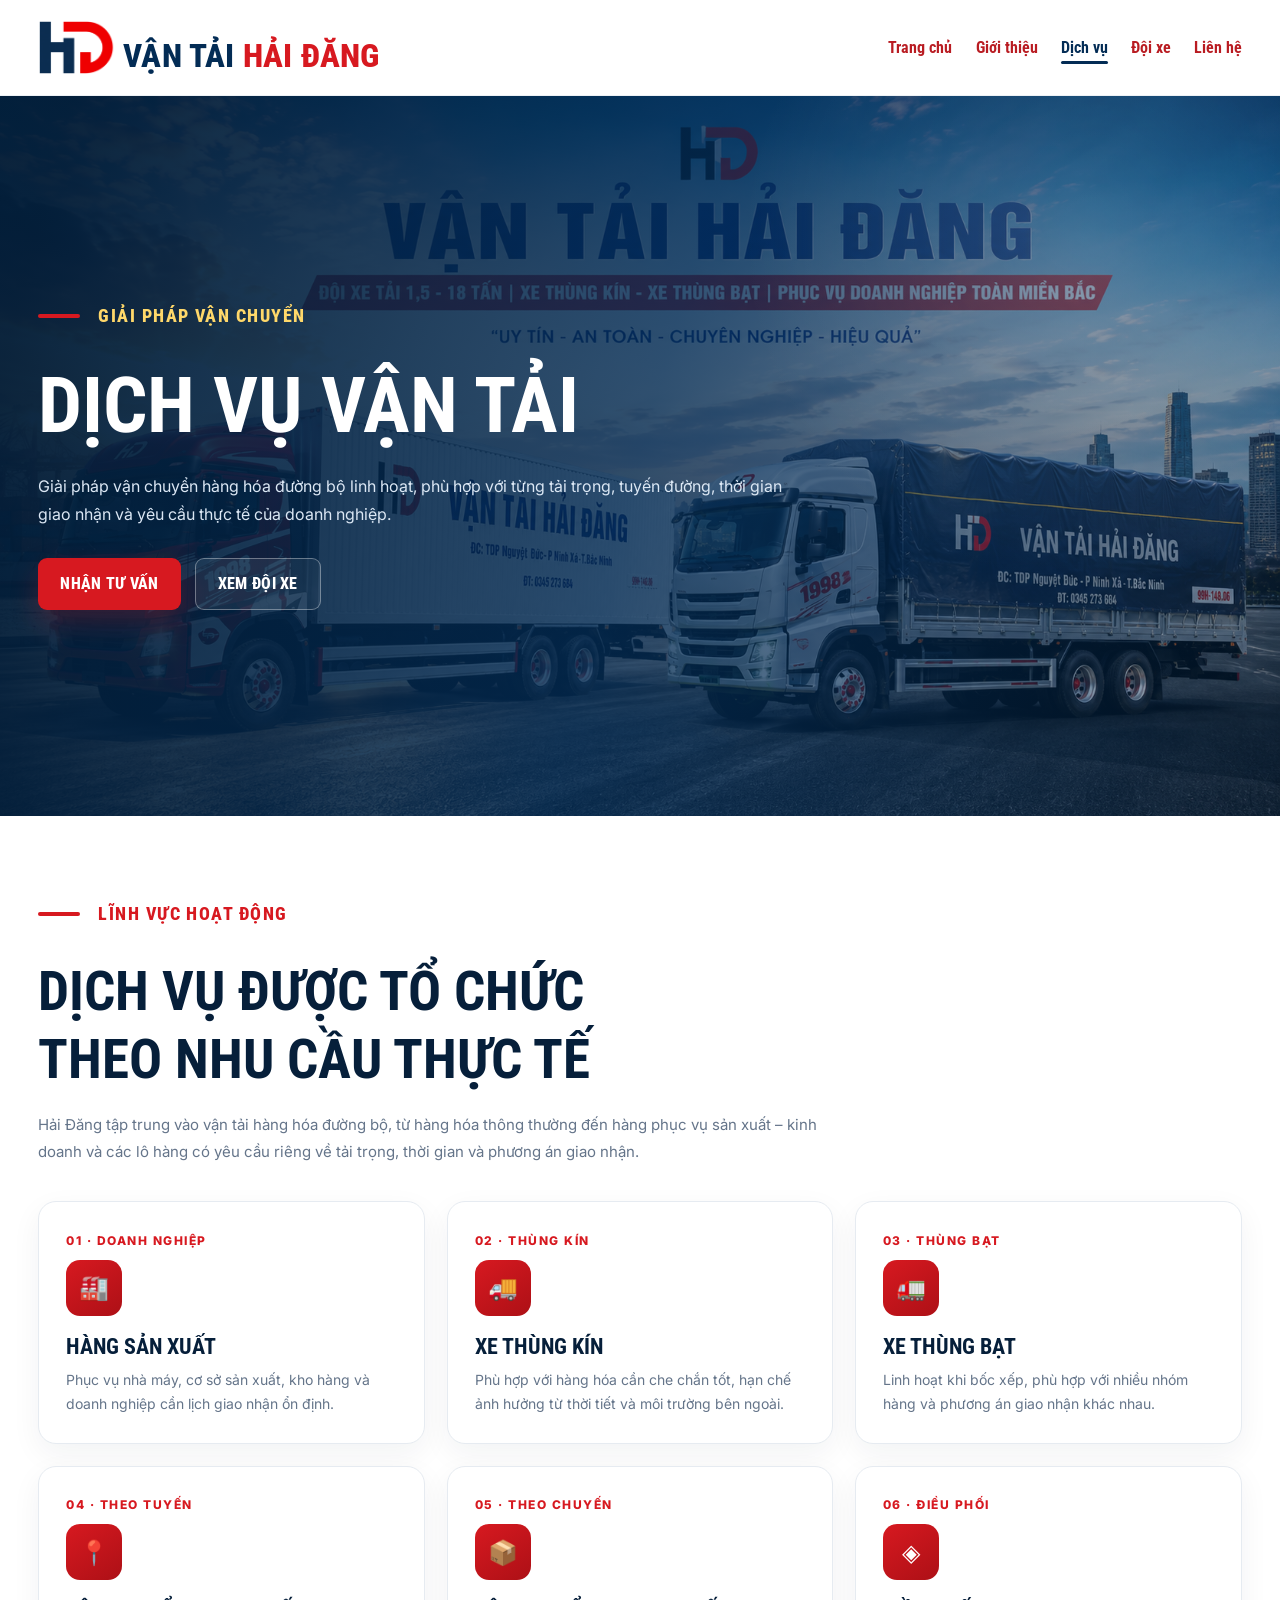
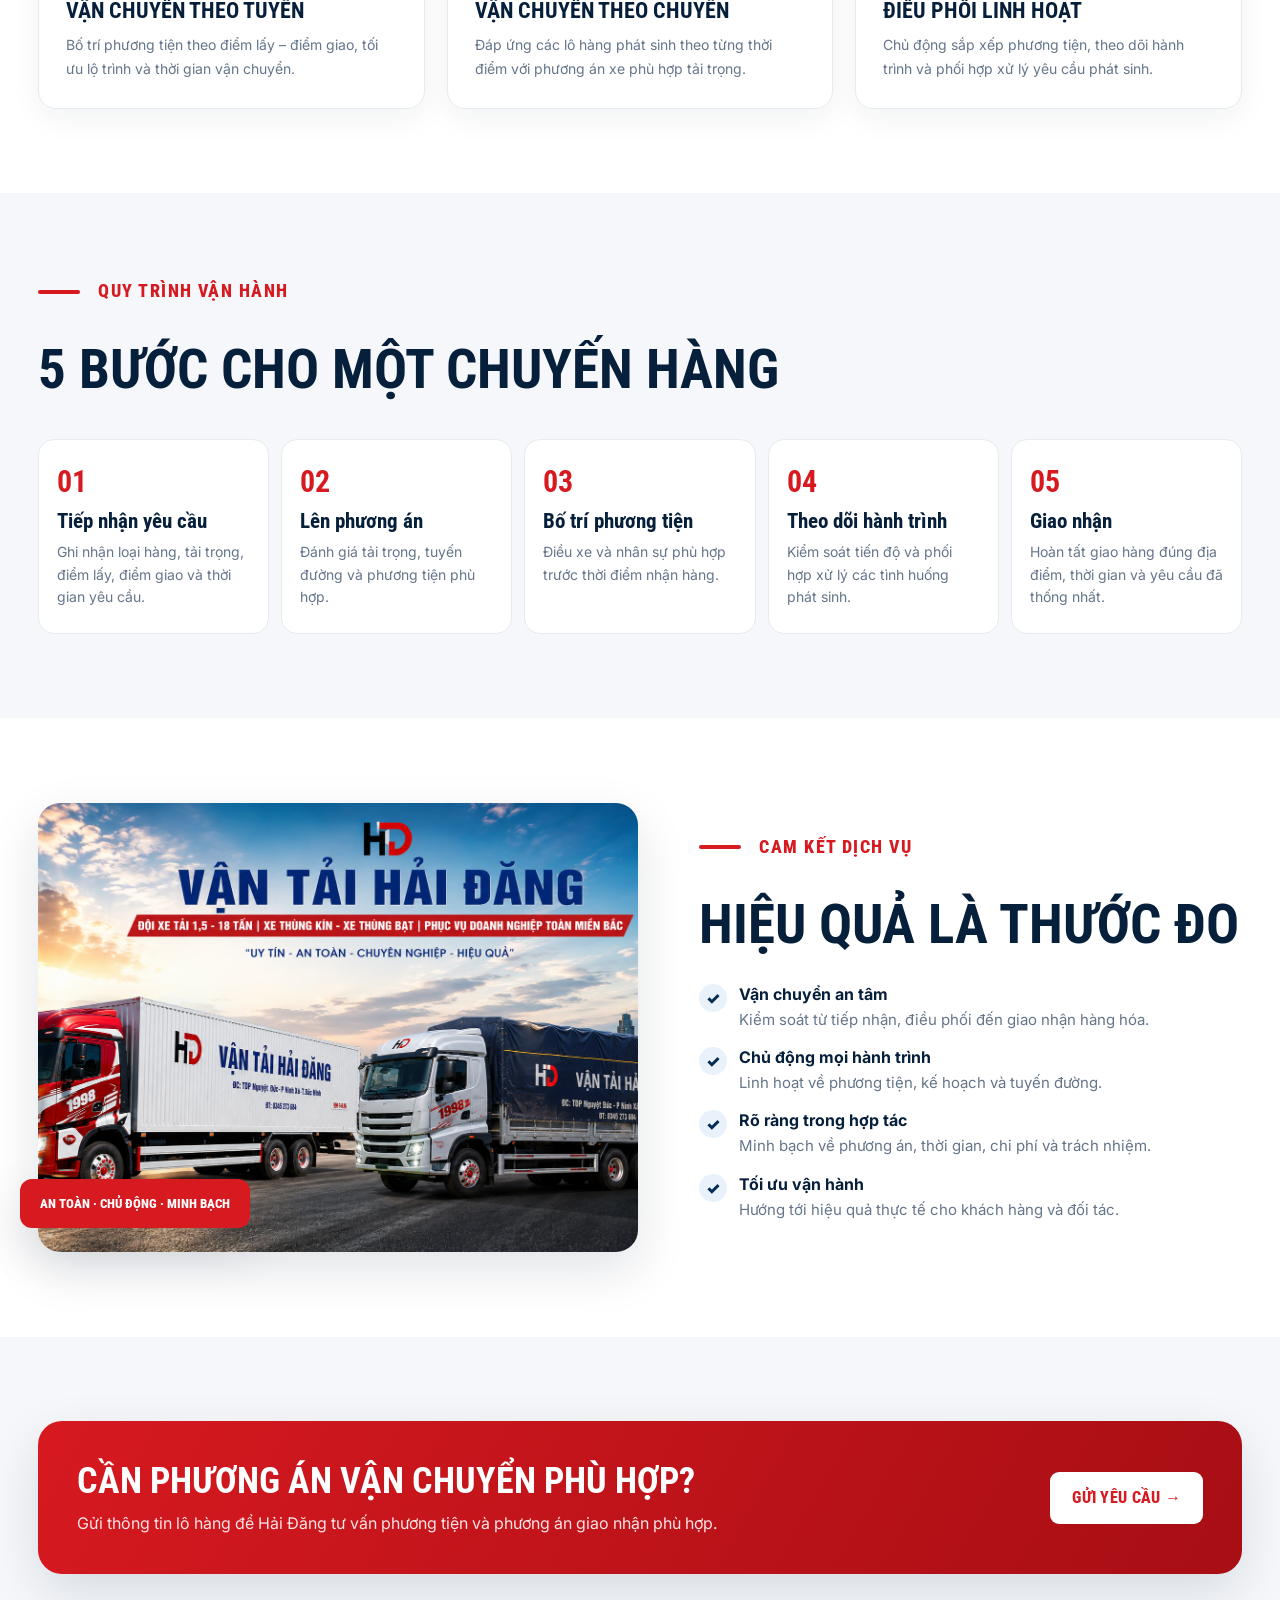
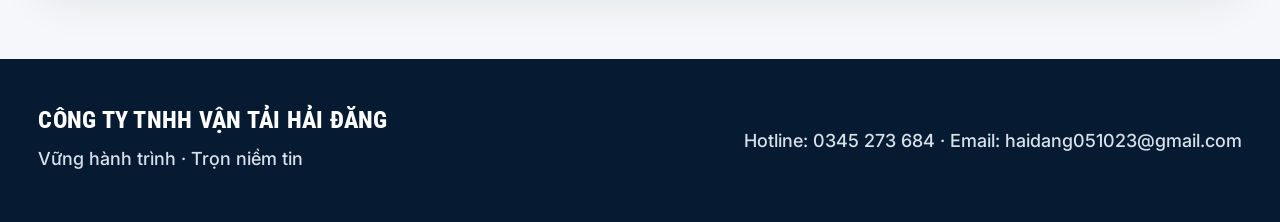
<file: dichvu.html>
<!DOCTYPE html>
<html lang="vi">
<head>
<meta charset="UTF-8"><meta name="viewport" content="width=device-width,initial-scale=1">
<title>Dịch vụ | Vận Tải Hải Đăng</title>
<meta name="description" content="Dịch vụ vận tải hàng hóa đường bộ, xe thùng kín, xe thùng bạt và điều phối vận chuyển của Vận Tải Hải Đăng.">
<link rel="preconnect" href="https://fonts.googleapis.com">
<link rel="preconnect" href="https://fonts.gstatic.com" crossorigin>
<link href="https://fonts.googleapis.com/css2?family=Inter:wght@400;500;600;700;800&family=Roboto+Condensed:wght@600;700;800&display=swap" rel="stylesheet">
<link rel="stylesheet" href="styles.css">
</head>
<body>

<header class="site-header">
  <div class="container header-inner">
    <a class="brand" href="index.html" aria-label="Về trang chủ Vận Tải Hải Đăng">
      <img src="image/logo.png" alt="Logo Vận Tải Hải Đăng">
      <div class="brand-text"><span class="blue">VẬN TẢI</span> <span class="red">HẢI ĐĂNG</span></div>
    </a>
    <button class="menu-toggle" id="menuToggle" aria-label="Mở menu" aria-expanded="false">☰</button>
    <nav class="main-nav" id="mainNav" aria-label="Menu chính">
      <a href="index.html" >Trang chủ</a>
      <a href="gioithieu.html" >Giới thiệu</a>
      <a href="dichvu.html" class="active">Dịch vụ</a>
      <a href="doixe.html" >Đội xe</a>
      <a href="lienhe.html" >Liên hệ</a>
    </nav>
  </div>
</header>
<section class="page-hero">
  <div class="container"><div class="page-hero-content">
    <div class="hero-kicker">Giải pháp vận chuyển</div>
    <h1>Dịch vụ vận tải</h1>
    <p>Giải pháp vận chuyển hàng hóa đường bộ linh hoạt, phù hợp với từng tải trọng, tuyến đường, thời gian giao nhận và yêu cầu thực tế của doanh nghiệp.</p>
    <div class="hero-actions"><a href="lienhe.html" class="btn btn-red">NHẬN TƯ VẤN</a><a href="doixe.html" class="btn btn-outline">XEM ĐỘI XE</a></div>
  </div></div>
</section>

<section class="section">
  <div class="container">
    <div class="eyebrow">Lĩnh vực hoạt động</div>
    <h2 class="section-title">Dịch vụ được tổ chức<br>theo nhu cầu thực tế</h2>
    <p class="section-lead">Hải Đăng tập trung vào vận tải hàng hóa đường bộ, từ hàng hóa thông thường đến hàng phục vụ sản xuất – kinh doanh và các lô hàng có yêu cầu riêng về tải trọng, thời gian và phương án giao nhận.</p>
    <div class="grid-3 service-grid">
      <article class="card"><span class="service-index">01 · DOANH NGHIỆP</span><div class="card-icon">🏭</div><h3>Hàng sản xuất</h3><p>Phục vụ nhà máy, cơ sở sản xuất, kho hàng và doanh nghiệp cần lịch giao nhận ổn định.</p></article>
      <article class="card"><span class="service-index">02 · THÙNG KÍN</span><div class="card-icon">🚚</div><h3>Xe thùng kín</h3><p>Phù hợp với hàng hóa cần che chắn tốt, hạn chế ảnh hưởng từ thời tiết và môi trường bên ngoài.</p></article>
      <article class="card"><span class="service-index">03 · THÙNG BẠT</span><div class="card-icon">🚛</div><h3>Xe thùng bạt</h3><p>Linh hoạt khi bốc xếp, phù hợp với nhiều nhóm hàng và phương án giao nhận khác nhau.</p></article>
      <article class="card"><span class="service-index">04 · THEO TUYẾN</span><div class="card-icon">📍</div><h3>Vận chuyển theo tuyến</h3><p>Bố trí phương tiện theo điểm lấy – điểm giao, tối ưu lộ trình và thời gian vận chuyển.</p></article>
      <article class="card"><span class="service-index">05 · THEO CHUYẾN</span><div class="card-icon">📦</div><h3>Vận chuyển theo chuyến</h3><p>Đáp ứng các lô hàng phát sinh theo từng thời điểm với phương án xe phù hợp tải trọng.</p></article>
      <article class="card"><span class="service-index">06 · ĐIỀU PHỐI</span><div class="card-icon">◈</div><h3>Điều phối linh hoạt</h3><p>Chủ động sắp xếp phương tiện, theo dõi hành trình và phối hợp xử lý yêu cầu phát sinh.</p></article>
    </div>
  </div>
</section>

<section class="section section-soft">
  <div class="container">
    <div class="eyebrow">Quy trình vận hành</div>
    <h2 class="section-title">5 bước cho một chuyến hàng</h2>
    <div class="process">
      <div class="process-step"><b>01</b><h4>Tiếp nhận yêu cầu</h4><p>Ghi nhận loại hàng, tải trọng, điểm lấy, điểm giao và thời gian yêu cầu.</p></div>
      <div class="process-step"><b>02</b><h4>Lên phương án</h4><p>Đánh giá tải trọng, tuyến đường và phương tiện phù hợp.</p></div>
      <div class="process-step"><b>03</b><h4>Bố trí phương tiện</h4><p>Điều xe và nhân sự phù hợp trước thời điểm nhận hàng.</p></div>
      <div class="process-step"><b>04</b><h4>Theo dõi hành trình</h4><p>Kiểm soát tiến độ và phối hợp xử lý các tình huống phát sinh.</p></div>
      <div class="process-step"><b>05</b><h4>Giao nhận</h4><p>Hoàn tất giao hàng đúng địa điểm, thời gian và yêu cầu đã thống nhất.</p></div>
    </div>
  </div>
</section>

<section class="section">
  <div class="container split">
    <div class="visual"><img src="image/anh1.png" alt="Dịch vụ Vận Tải Hải Đăng"><div class="visual-badge">AN TOÀN · CHỦ ĐỘNG · MINH BẠCH</div></div>
    <div>
      <div class="eyebrow">Cam kết dịch vụ</div>
      <h2 class="section-title">Hiệu quả là thước đo</h2>
      <div class="check-list">
        <div class="check-item"><span class="check-dot">✓</span><div><strong>Vận chuyển an tâm</strong><p>Kiểm soát từ tiếp nhận, điều phối đến giao nhận hàng hóa.</p></div></div>
        <div class="check-item"><span class="check-dot">✓</span><div><strong>Chủ động mọi hành trình</strong><p>Linh hoạt về phương tiện, kế hoạch và tuyến đường.</p></div></div>
        <div class="check-item"><span class="check-dot">✓</span><div><strong>Rõ ràng trong hợp tác</strong><p>Minh bạch về phương án, thời gian, chi phí và trách nhiệm.</p></div></div>
        <div class="check-item"><span class="check-dot">✓</span><div><strong>Tối ưu vận hành</strong><p>Hướng tới hiệu quả thực tế cho khách hàng và đối tác.</p></div></div>
      </div>
    </div>
  </div>
</section>

<section class="section section-soft"><div class="container"><div class="cta-box"><div><h2>Cần phương án vận chuyển phù hợp?</h2><p>Gửi thông tin lô hàng để Hải Đăng tư vấn phương tiện và phương án giao nhận phù hợp.</p></div><a href="lienhe.html" class="btn btn-white">GỬI YÊU CẦU →</a></div></div></section>

<footer class="site-footer">
  <div class="container footer-inner">
    <div><strong>CÔNG TY TNHH VẬN TẢI HẢI ĐĂNG</strong><br>Vững hành trình · Trọn niềm tin</div>
    <div>Hotline: 0345 273 684 · Email: haidang051023@gmail.com</div>
  </div>
</footer>
<script src="site.js"></script>
</body></html>
</file>
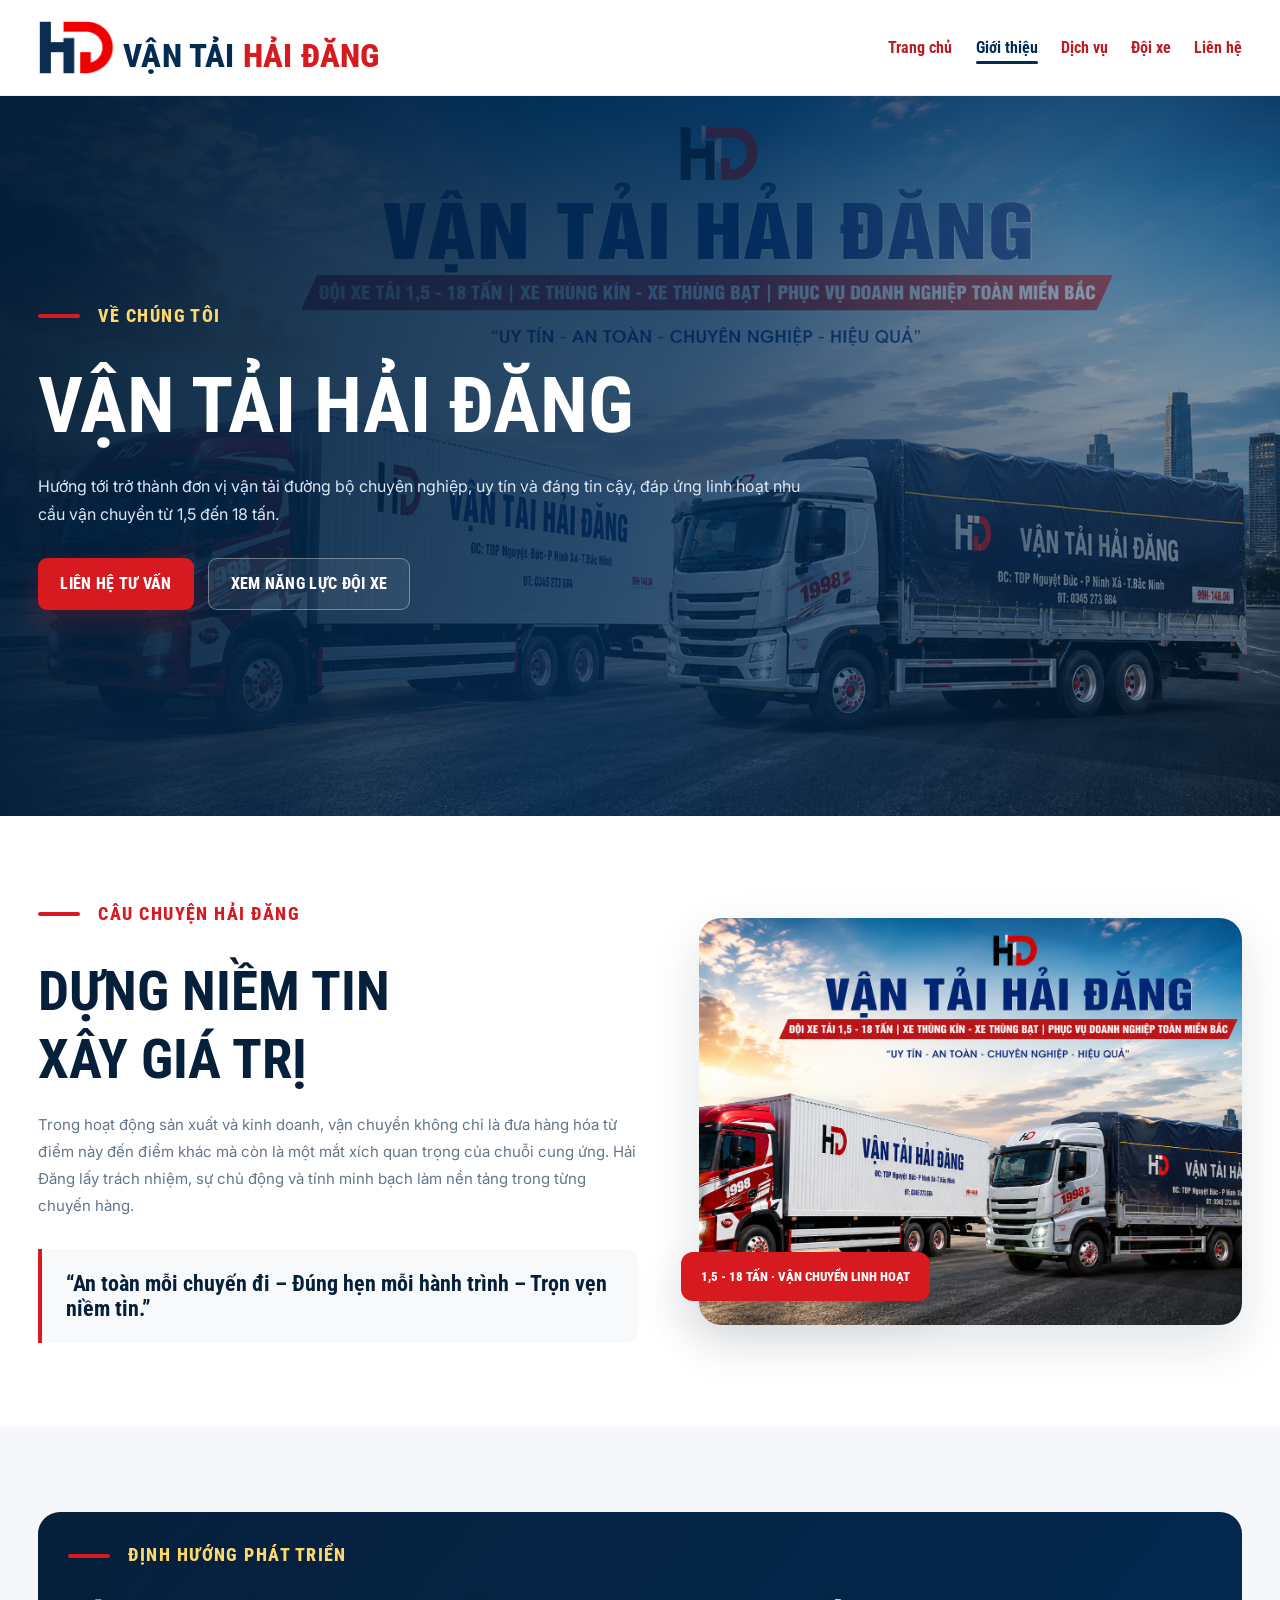
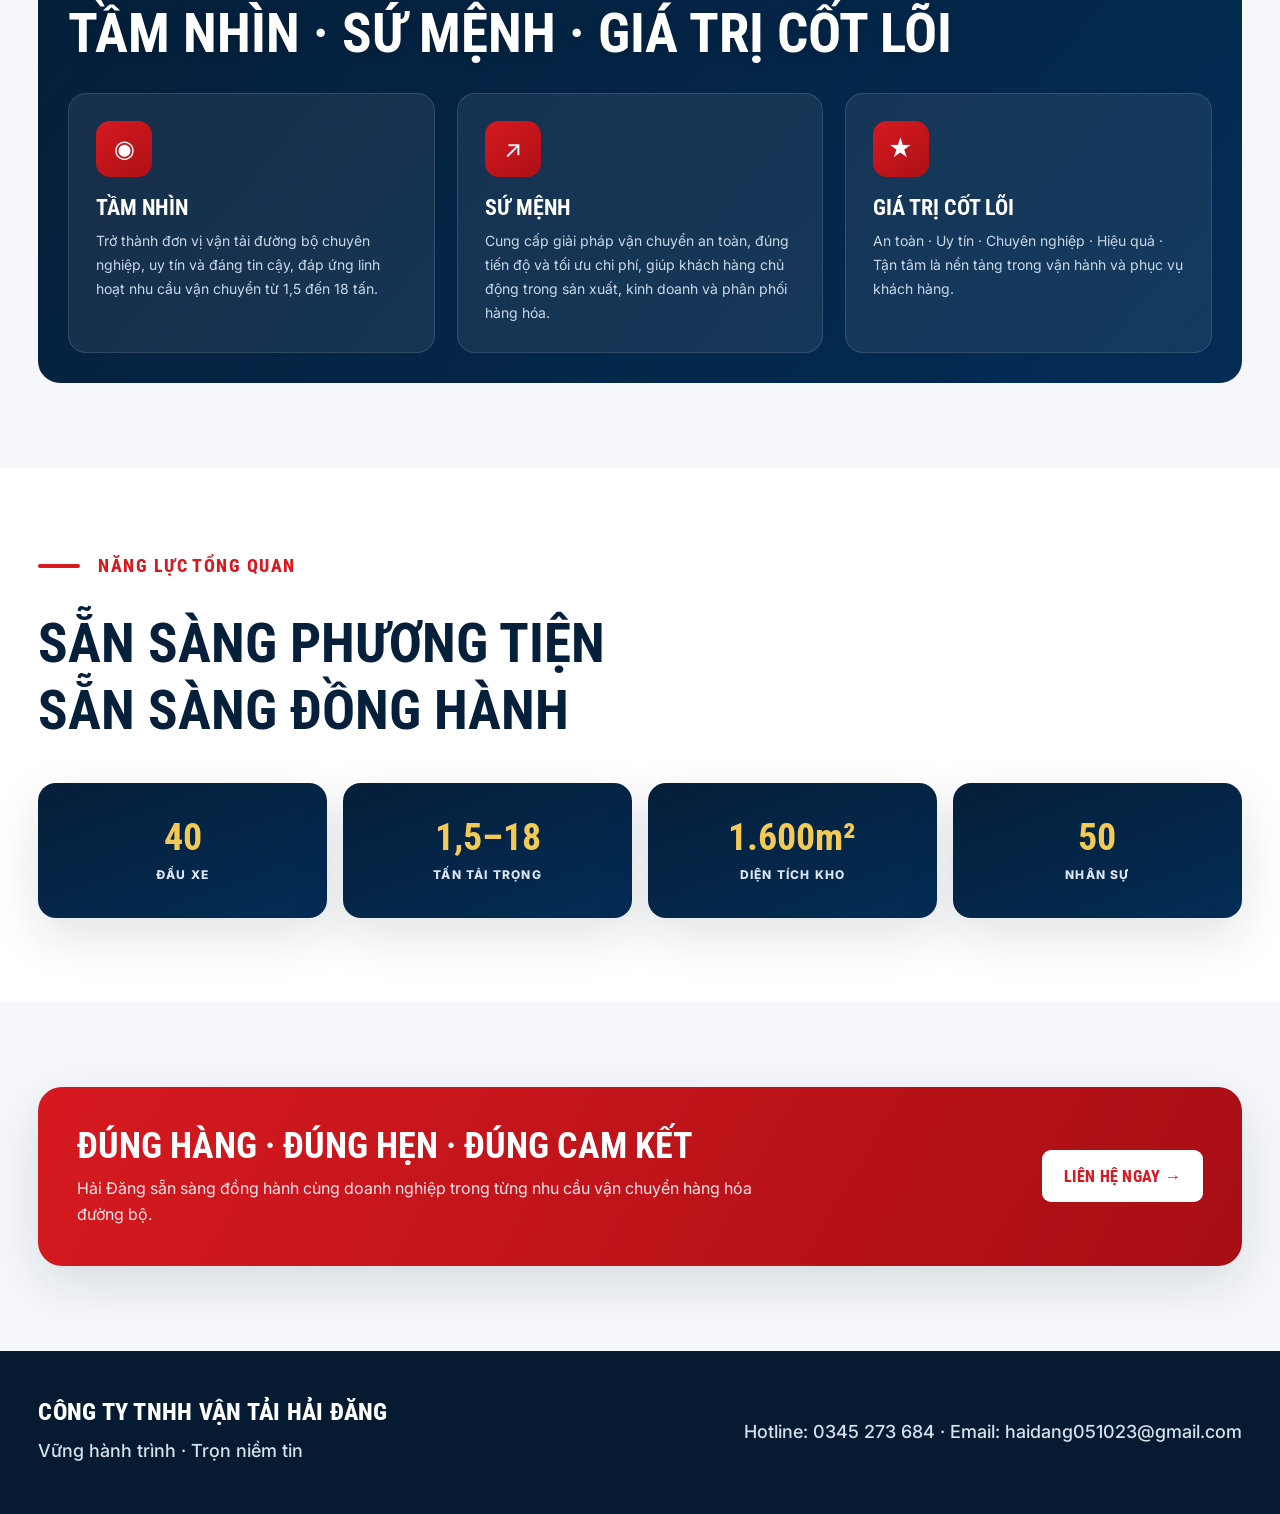
<file: gioithieu.html>
<!DOCTYPE html>
<html lang="vi">
<head>
<meta charset="UTF-8"><meta name="viewport" content="width=device-width,initial-scale=1">
<title>Giới thiệu | Vận Tải Hải Đăng</title>
<meta name="description" content="Giới thiệu Công ty TNHH Vận Tải Hải Đăng, tầm nhìn, sứ mệnh, giá trị cốt lõi và năng lực vận tải.">
<link rel="preconnect" href="https://fonts.googleapis.com">
<link rel="preconnect" href="https://fonts.gstatic.com" crossorigin>
<link href="https://fonts.googleapis.com/css2?family=Inter:wght@400;500;600;700;800&family=Roboto+Condensed:wght@600;700;800&display=swap" rel="stylesheet">
<link rel="stylesheet" href="styles.css">
</head>
<body>

<header class="site-header">
  <div class="container header-inner">
    <a class="brand" href="index.html" aria-label="Về trang chủ Vận Tải Hải Đăng">
      <img src="image/logo.png" alt="Logo Vận Tải Hải Đăng">
      <div class="brand-text"><span class="blue">VẬN TẢI</span> <span class="red">HẢI ĐĂNG</span></div>
    </a>
    <button class="menu-toggle" id="menuToggle" aria-label="Mở menu" aria-expanded="false">☰</button>
    <nav class="main-nav" id="mainNav" aria-label="Menu chính">
      <a href="index.html" >Trang chủ</a>
      <a href="gioithieu.html" class="active">Giới thiệu</a>
      <a href="dichvu.html" >Dịch vụ</a>
      <a href="doixe.html" >Đội xe</a>
      <a href="lienhe.html" >Liên hệ</a>
    </nav>
  </div>
</header>
<section class="page-hero">
  <div class="container"><div class="page-hero-content">
    <div class="hero-kicker">Về chúng tôi</div>
    <h1>Vận Tải Hải Đăng</h1>
    <p>Hướng tới trở thành đơn vị vận tải đường bộ chuyên nghiệp, uy tín và đáng tin cậy, đáp ứng linh hoạt nhu cầu vận chuyển từ 1,5 đến 18 tấn.</p>
    <div class="hero-actions"><a href="lienhe.html" class="btn btn-red">LIÊN HỆ TƯ VẤN</a><a href="doixe.html" class="btn btn-outline">XEM NĂNG LỰC ĐỘI XE</a></div>
  </div></div>
</section>

<section class="section about-story">
  <div class="container split">
    <div>
      <div class="eyebrow">Câu chuyện Hải Đăng</div>
      <h2 class="section-title">Dựng niềm tin<br>Xây giá trị</h2>
      <p class="section-lead">Trong hoạt động sản xuất và kinh doanh, vận chuyển không chỉ là đưa hàng hóa từ điểm này đến điểm khác mà còn là một mắt xích quan trọng của chuỗi cung ứng. Hải Đăng lấy trách nhiệm, sự chủ động và tính minh bạch làm nền tảng trong từng chuyến hàng.</p>
      <div class="about-quote">“An toàn mỗi chuyến đi – Đúng hẹn mỗi hành trình – Trọn vẹn niềm tin.”</div>
    </div>
    <div class="visual"><img src="image/anh1.png" alt="Năng lực Vận Tải Hải Đăng"><div class="visual-badge">1,5 - 18 TẤN · VẬN CHUYỂN LINH HOẠT</div></div>
  </div>
</section>

<section class="section section-soft">
  <div class="container">
    <div class="values-band">
      <div class="eyebrow" style="color:#ffd86a">Định hướng phát triển</div>
      <h2 class="section-title">Tầm nhìn · Sứ mệnh · Giá trị cốt lõi</h2>
      <div class="grid-3">
        <article class="card"><div class="card-icon">◉</div><h3>Tầm nhìn</h3><p>Trở thành đơn vị vận tải đường bộ chuyên nghiệp, uy tín và đáng tin cậy, đáp ứng linh hoạt nhu cầu vận chuyển từ 1,5 đến 18 tấn.</p></article>
        <article class="card"><div class="card-icon">↗</div><h3>Sứ mệnh</h3><p>Cung cấp giải pháp vận chuyển an toàn, đúng tiến độ và tối ưu chi phí, giúp khách hàng chủ động trong sản xuất, kinh doanh và phân phối hàng hóa.</p></article>
        <article class="card"><div class="card-icon">★</div><h3>Giá trị cốt lõi</h3><p>An toàn · Uy tín · Chuyên nghiệp · Hiệu quả · Tận tâm là nền tảng trong vận hành và phục vụ khách hàng.</p></article>
      </div>
    </div>
  </div>
</section>

<section class="section">
  <div class="container">
    <div class="eyebrow">Năng lực tổng quan</div>
    <h2 class="section-title">Sẵn sàng phương tiện<br>Sẵn sàng đồng hành</h2>
    <div class="stats">
      <div class="stat"><strong>40</strong><span>Đầu xe</span></div>
      <div class="stat"><strong>1,5–18</strong><span>Tấn tải trọng</span></div>
      <div class="stat"><strong>1.600m²</strong><span>Diện tích kho</span></div>
      <div class="stat"><strong>50</strong><span>Nhân sự</span></div>
    </div>
  </div>
</section>

<section class="section section-soft"><div class="container"><div class="cta-box"><div><h2>Đúng hàng · Đúng hẹn · Đúng cam kết</h2><p>Hải Đăng sẵn sàng đồng hành cùng doanh nghiệp trong từng nhu cầu vận chuyển hàng hóa đường bộ.</p></div><a href="lienhe.html" class="btn btn-white">LIÊN HỆ NGAY →</a></div></div></section>

<footer class="site-footer">
  <div class="container footer-inner">
    <div><strong>CÔNG TY TNHH VẬN TẢI HẢI ĐĂNG</strong><br>Vững hành trình · Trọn niềm tin</div>
    <div>Hotline: 0345 273 684 · Email: haidang051023@gmail.com</div>
  </div>
</footer>
<script src="site.js"></script>
</body></html>
</file>
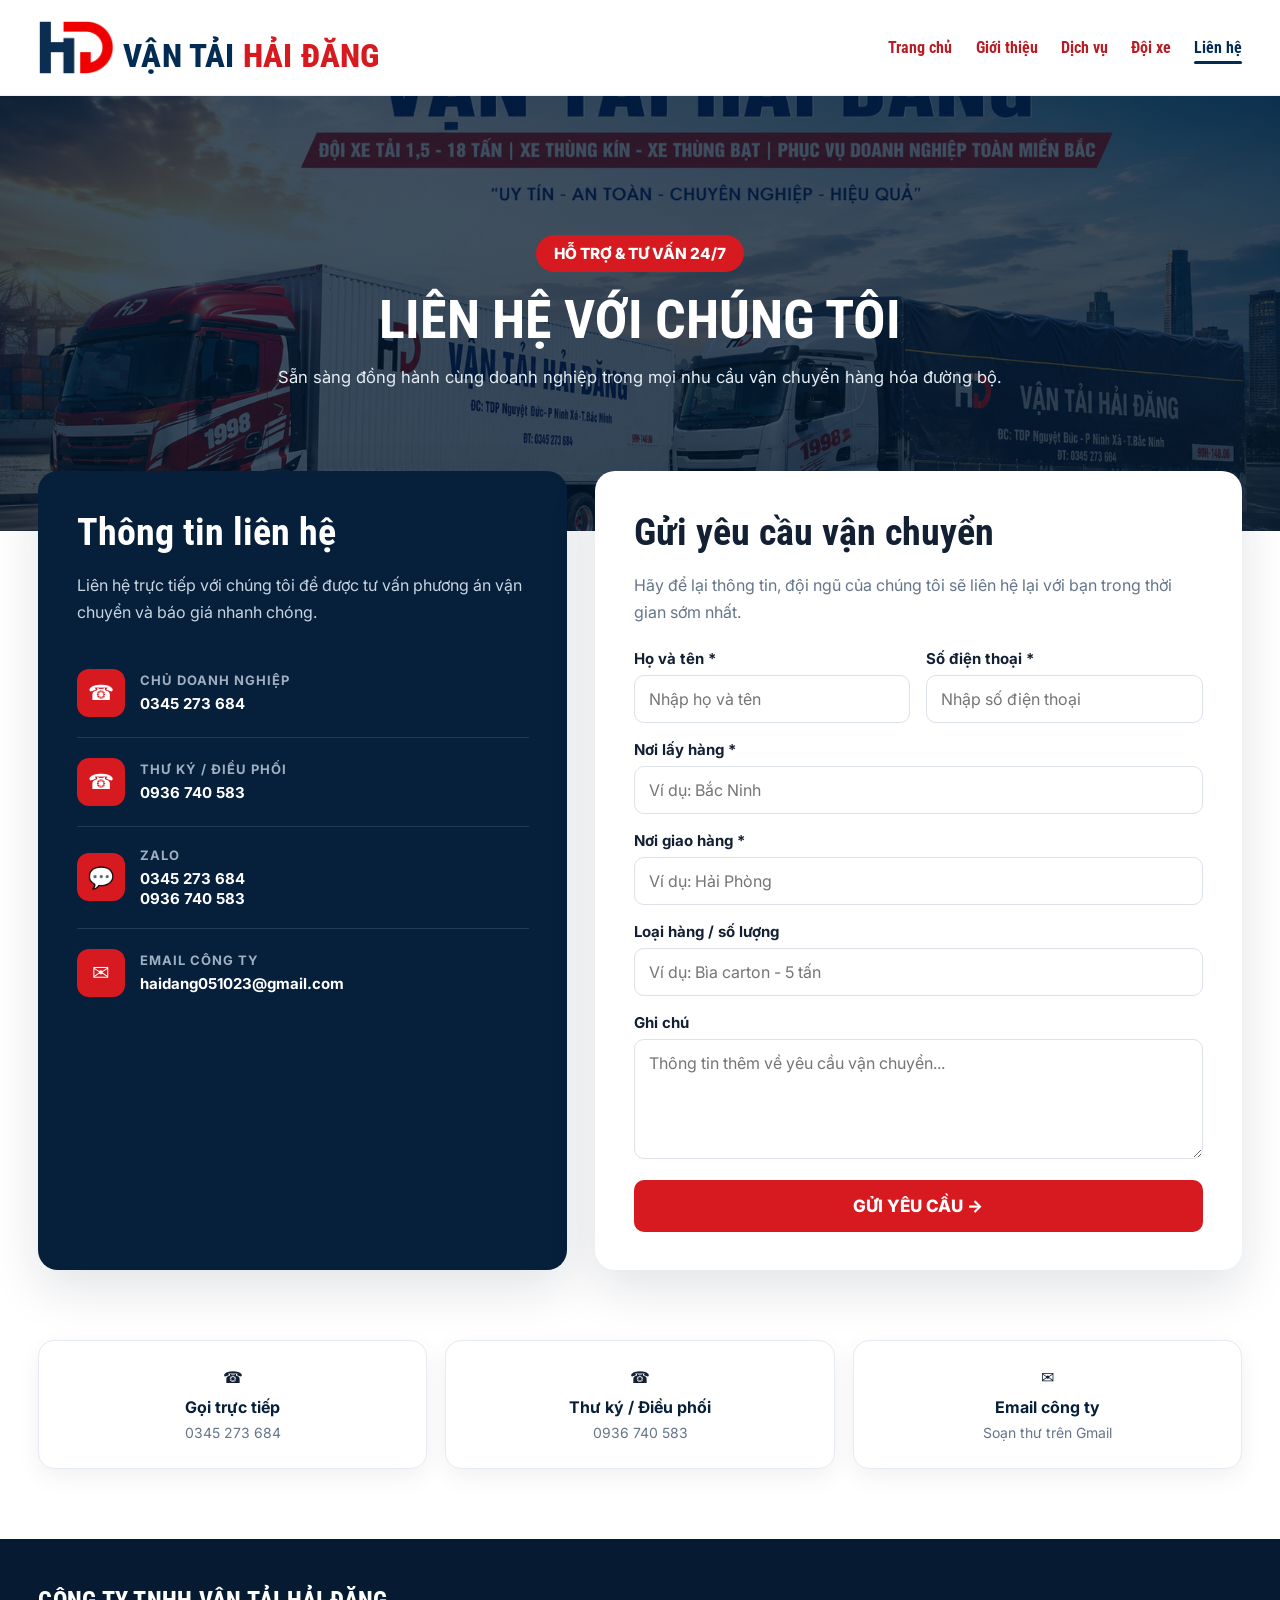
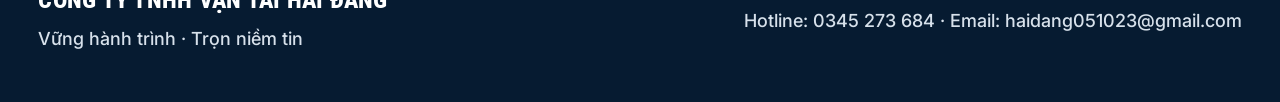
<file: lienhe.html>
<!DOCTYPE html>
<html lang="vi">
<head>
<meta charset="UTF-8"><meta name="viewport" content="width=device-width,initial-scale=1">
<title>Liên hệ | Vận Tải Hải Đăng</title>
<meta name="description" content="Liên hệ Vận Tải Hải Đăng để được tư vấn phương án vận chuyển và báo giá.">
<link rel="preconnect" href="https://fonts.googleapis.com">
<link rel="preconnect" href="https://fonts.gstatic.com" crossorigin>
<link href="https://fonts.googleapis.com/css2?family=Inter:wght@400;500;600;700;800&family=Roboto+Condensed:wght@600;700;800&display=swap" rel="stylesheet">
<link rel="stylesheet" href="styles.css">
</head>
<body>

<header class="site-header">
  <div class="container header-inner">
    <a class="brand" href="index.html" aria-label="Về trang chủ Vận Tải Hải Đăng">
      <img src="image/logo.png" alt="Logo Vận Tải Hải Đăng">
      <div class="brand-text"><span class="blue">VẬN TẢI</span> <span class="red">HẢI ĐĂNG</span></div>
    </a>
    <button class="menu-toggle" id="menuToggle" aria-label="Mở menu" aria-expanded="false">☰</button>
    <nav class="main-nav" id="mainNav" aria-label="Menu chính">
      <a href="index.html" >Trang chủ</a>
      <a href="gioithieu.html" >Giới thiệu</a>
      <a href="dichvu.html" >Dịch vụ</a>
      <a href="doixe.html" >Đội xe</a>
      <a href="lienhe.html" class="active">Liên hệ</a>
    </nav>
  </div>
</header>

<section class="contact-hero">
  <div class="contact-hero-content">
    <div class="contact-tag">HỖ TRỢ & TƯ VẤN 24/7</div>
    <h1>Liên hệ với chúng tôi</h1>
    <p>Sẵn sàng đồng hành cùng doanh nghiệp trong mọi nhu cầu vận chuyển hàng hóa đường bộ.</p>
  </div>
</section>

<section class="contact-wrap">
  <div class="contact-info">
    <h2>Thông tin liên hệ</h2>
    <p class="contact-desc">Liên hệ trực tiếp với chúng tôi để được tư vấn phương án vận chuyển và báo giá nhanh chóng.</p>

    <div class="contact-item"><div class="contact-icon">☎</div><div><h3>CHỦ DOANH NGHIỆP</h3><a href="tel:0345273684">0345 273 684</a></div></div>
    <div class="contact-item"><div class="contact-icon">☎</div><div><h3>THƯ KÝ / ĐIỀU PHỐI</h3><a href="tel:0936740583">0936 740 583</a></div></div>
    <div class="contact-item"><div class="contact-icon">💬</div><div><h3>ZALO</h3><a href="https://zalo.me/0345273684" target="_blank" rel="noopener">0345 273 684</a><br><a href="https://zalo.me/0936740583" target="_blank" rel="noopener">0936 740 583</a></div></div>
    <div class="contact-item"><div class="contact-icon">✉</div><div><h3>EMAIL CÔNG TY</h3><a href="https://mail.google.com/mail/?view=cm&fs=1&to=haidang051023@gmail.com&su=Y%C3%AAu%20c%E1%BA%A7u%20t%C6%B0%20v%E1%BA%A5n%20v%E1%BA%ADn%20chuy%E1%BB%83n" target="_blank" rel="noopener">haidang051023@gmail.com</a></div></div>
  </div>

  <div class="contact-form">
    <h2>Gửi yêu cầu vận chuyển</h2>
    <p class="form-desc">Hãy để lại thông tin, đội ngũ của chúng tôi sẽ liên hệ lại với bạn trong thời gian sớm nhất.</p>

    <form action="https://formsubmit.co/haidang051023@gmail.com" method="POST">
      <input type="hidden" name="_subject" value="YÊU CẦU VẬN CHUYỂN MỚI">
      <input type="hidden" name="_captcha" value="false">
      <input type="hidden" name="_next" value="https://vantaihaidangbn.vn/lienhe.html?success=1">

      <div class="form-row">
        <div class="form-group"><label>Họ và tên *</label><input type="text" name="Họ và tên" placeholder="Nhập họ và tên" required></div>
        <div class="form-group"><label>Số điện thoại *</label><input type="tel" name="Số điện thoại" placeholder="Nhập số điện thoại" required></div>
      </div>
      <div class="form-group"><label>Nơi lấy hàng *</label><input type="text" name="Nơi lấy hàng" placeholder="Ví dụ: Bắc Ninh" required></div>
      <div class="form-group"><label>Nơi giao hàng *</label><input type="text" name="Nơi giao hàng" placeholder="Ví dụ: Hải Phòng" required></div>
      <div class="form-group"><label>Loại hàng / số lượng</label><input type="text" name="Loại hàng - số lượng" placeholder="Ví dụ: Bìa carton - 5 tấn"></div>
      <div class="form-group"><label>Ghi chú</label><textarea name="Ghi chú" placeholder="Thông tin thêm về yêu cầu vận chuyển..."></textarea></div>
      <button type="submit" class="submit">GỬI YÊU CẦU →</button>
    </form>
  </div>
</section>

<section class="contact-quick">
  <div class="quick-grid">
    <a class="quick-card" href="tel:0345273684"><div>☎</div><strong>Gọi trực tiếp</strong><span>0345 273 684</span></a>
    <a class="quick-card" href="tel:0936740583"><div>☎</div><strong>Thư ký / Điều phối</strong><span>0936 740 583</span></a>
    <a class="quick-card" href="https://mail.google.com/mail/?view=cm&fs=1&to=haidang051023@gmail.com&su=Y%C3%AAu%20c%E1%BA%A7u%20t%C6%B0%20v%E1%BA%A5n%20v%E1%BA%ADn%20chuy%E1%BB%83n" target="_blank" rel="noopener"><div>✉</div><strong>Email công ty</strong><span>Soạn thư trên Gmail</span></a>
  </div>
</section>


<footer class="site-footer">
  <div class="container footer-inner">
    <div><strong>CÔNG TY TNHH VẬN TẢI HẢI ĐĂNG</strong><br>Vững hành trình · Trọn niềm tin</div>
    <div>Hotline: 0345 273 684 · Email: haidang051023@gmail.com</div>
  </div>
</footer>
<script src="site.js"></script>

<script>
const params = new URLSearchParams(location.search);
if (params.get("success") === "1") {
  const el = document.createElement("div");
  el.className = "success";
  el.innerHTML = "<strong>✓ Gửi yêu cầu thành công!</strong><br><small>Chúng tôi sẽ liên hệ với bạn trong thời gian sớm nhất.</small>";
  document.body.appendChild(el);
  setTimeout(() => el.remove(), 4500);
  history.replaceState({}, document.title, location.pathname);
}
</script>
</body></html>
</file>
<file: styles.css>
:root{
  --navy:#032c55;
  --navy2:#061f3a;
  --navy3:#0b3f73;
  --red:#d71920;
  --red2:#ad1016;
  --gold:#f4ca56;
  --white:#fff;
  --ink:#132033;
  --muted:#65758a;
  --soft:#f5f7fa;
  --line:#e6ebf1;
  --shadow:0 18px 50px rgba(8,28,48,.12);
  --radius:20px;
  --max:1560px;
  --pad:clamp(16px,3vw,56px);
}

*{box-sizing:border-box;margin:0;padding:0}
html{scroll-behavior:smooth;-webkit-text-size-adjust:100%;text-size-adjust:100%}
body{font-family:Inter,Arial,sans-serif;color:var(--ink);background:#fff;overflow-x:hidden}
img,video,svg{display:block;max-width:100%}
a{text-decoration:none;color:inherit}
button,input,textarea{font:inherit}
button{cursor:pointer}
.container{width:min(var(--max),calc(100% - var(--pad)*2));margin:auto}
.only-mobile{display:none}

/* ================= HEADER ================= */
.site-header{
  position:sticky;top:0;z-index:1000;
  background:rgba(255,255,255,.97);
  border-bottom:1px solid #edf1f5;
  backdrop-filter:blur(12px);
}
.header-inner{
  min-height:clamp(82px,7.4vw,126px);
  display:flex;align-items:center;justify-content:space-between;gap:28px;
}
.brand{display:flex;align-items:flex-end;min-width:0}
.brand img{width:clamp(68px,6vw,108px);height:clamp(52px,4.8vw,84px);object-fit:contain;flex:0 0 auto}
.brand-text{
  margin:0 0 7px 8px;white-space:nowrap;
  font-family:"Roboto Condensed",Arial,sans-serif;
  font-size:clamp(24px,2.55vw,46px);font-weight:800;line-height:.9;letter-spacing:.2px
}
.brand-text .blue{color:var(--navy)}
.brand-text .red{color:var(--red)}
.main-nav{display:flex;align-items:center;justify-content:flex-end;gap:clamp(16px,1.8vw,34px)}
.main-nav a{
  position:relative;padding:12px 0;white-space:nowrap;
  font-family:"Roboto Condensed",Arial,sans-serif;
  font-size:clamp(16px,1.2vw,22px);font-weight:700;color:#b91c22
}
.main-nav a:after{
  content:"";position:absolute;left:0;bottom:5px;width:0;height:3px;
  border-radius:99px;background:var(--navy);transition:.25s
}
.main-nav a:hover:after,.main-nav a.active:after{width:100%}
.main-nav a.active{color:var(--navy)}
.menu-toggle{
  display:none;width:46px;height:46px;border:0;border-radius:11px;
  background:var(--navy);color:#fff;font-size:23px
}

/* ================= COMMON ================= */
.eyebrow,.hero-kicker{
  display:inline-flex;
  align-items:center;
  gap:18px;
  margin-bottom:clamp(18px,1.4vw,28px);
  font-family:"Roboto Condensed",Arial,sans-serif;
  font-size:clamp(18px,1.35vw,24px);
  font-weight:800;
  line-height:1.35;
  letter-spacing:1.45px;
  text-transform:uppercase
}
.eyebrow{color:var(--red)}
.eyebrow:before,.hero-kicker:before{
  content:"";
  width:clamp(42px,3vw,58px);
  height:4px;
  flex:0 0 auto;
  border-radius:99px;
  background:var(--red)
}
.section{padding:clamp(60px,6.6vw,110px) 0}
.section-soft{background:var(--soft)}
.section-dark{background:var(--navy2);color:#fff}
.section-title{
  max-width:950px;margin:14px 0 18px;
  font-family:"Roboto Condensed",Arial,sans-serif;
  font-size:clamp(36px,4.3vw,70px);line-height:1.22;text-transform:uppercase;color:var(--navy2)
}
.section-dark .section-title{color:#fff}
.section-lead{max-width:820px;color:var(--muted);font-size:clamp(15px,1.15vw,19px);line-height:1.8}
.section-dark .section-lead{color:#c7d5e4}
.btn{
  min-height:52px;padding:0 22px;border-radius:9px;
  display:inline-flex;align-items:center;justify-content:center;
  font-family:"Roboto Condensed",Arial,sans-serif;font-weight:800;letter-spacing:.3px;
  transition:.25s
}
.btn-red{background:var(--red);color:#fff;box-shadow:0 12px 28px rgba(215,25,32,.24)}
.btn-red:hover{transform:translateY(-2px);background:#c9141a}
.btn-white{background:#fff;color:var(--red)}
.btn-outline{border:1px solid rgba(255,255,255,.35);background:rgba(255,255,255,.07);color:#fff}
.grid-2{display:grid;grid-template-columns:repeat(2,minmax(0,1fr));gap:clamp(18px,2vw,30px)}
.grid-3{display:grid;grid-template-columns:repeat(3,minmax(0,1fr));gap:clamp(16px,1.7vw,26px)}
.grid-4{display:grid;grid-template-columns:repeat(4,minmax(0,1fr));gap:clamp(14px,1.3vw,22px)}
.card{
  height:100%;padding:clamp(23px,2.1vw,34px);border:1px solid var(--line);
  border-radius:18px;background:#fff;box-shadow:0 10px 30px rgba(9,31,52,.055);transition:.28s
}
.card:hover{transform:translateY(-5px);box-shadow:var(--shadow)}
.card-icon{
  width:56px;height:56px;margin-bottom:18px;display:flex;align-items:center;justify-content:center;
  border-radius:14px;background:linear-gradient(145deg,var(--red),var(--red2));color:#fff;font-size:24px
}
.card h3{
  margin-bottom:10px;font-family:"Roboto Condensed",Arial,sans-serif;
  font-size:clamp(22px,1.75vw,30px);line-height:1.08;text-transform:uppercase;color:var(--navy2)
}
.card p{color:var(--muted);font-size:clamp(14px,.98vw,16px);line-height:1.72}
.stats{display:grid;grid-template-columns:repeat(4,minmax(0,1fr));gap:clamp(14px,1.3vw,22px);margin-top:38px}
.stat{
  min-height:clamp(135px,10vw,175px);padding:24px 18px;text-align:center;
  display:flex;flex-direction:column;align-items:center;justify-content:center;
  border-radius:18px;background:linear-gradient(160deg,var(--navy2),var(--navy));color:#fff;box-shadow:var(--shadow)
}
.stat strong{font-family:"Roboto Condensed";font-size:clamp(34px,3vw,52px);line-height:1;color:var(--gold)}
.stat span{margin-top:10px;color:#dbe6f2;font-size:12px;font-weight:800;letter-spacing:1.2px;text-transform:uppercase}
.split{display:grid;grid-template-columns:1.05fr .95fr;gap:clamp(34px,4.8vw,76px);align-items:center}
.visual{position:relative}
.visual img{width:100%;aspect-ratio:4/3;object-fit:cover;border-radius:22px;box-shadow:var(--shadow)}
.visual-badge{
  position:absolute;left:-18px;bottom:24px;padding:17px 20px;border-radius:12px;
  background:var(--red);color:#fff;box-shadow:var(--shadow);
  font-family:"Roboto Condensed";font-size:clamp(13px,1vw,17px);font-weight:800
}
.check-list{display:grid;gap:15px;margin-top:25px}
.check-item{display:flex;align-items:flex-start;gap:12px}
.check-dot{
  width:28px;height:28px;flex:0 0 auto;display:flex;align-items:center;justify-content:center;
  border-radius:50%;background:#e9f2fb;color:var(--navy);font-weight:900
}
.check-item strong{display:block;margin-bottom:4px;color:var(--navy2)}
.check-item p{color:var(--muted);font-size:15px;line-height:1.62}
.cta-box{
  padding:clamp(28px,3vw,50px);display:flex;align-items:center;justify-content:space-between;gap:30px;
  border-radius:24px;background:linear-gradient(120deg,var(--red),#a70e14);color:#fff;box-shadow:var(--shadow)
}
.cta-box h2{font-family:"Roboto Condensed";font-size:clamp(30px,2.8vw,46px);text-transform:uppercase}
.cta-box p{max-width:700px;margin-top:8px;color:#ffe3e5;line-height:1.65}

/* ================= STANDARD PAGE HERO ================= */
.page-hero{
  position:relative;min-height:clamp(450px,58vw,720px);display:flex;align-items:center;overflow:hidden;isolation:isolate;
  background:
    linear-gradient(105deg,rgba(2,29,56,.96) 5%,rgba(3,44,85,.82) 50%,rgba(3,44,85,.35) 100%),
    url("image/anh1.png") center/cover no-repeat
}
.page-hero:before{
  content:"";position:absolute;inset:0;z-index:-1;
  background:radial-gradient(circle at 85% 20%,rgba(255,255,255,.15),transparent 28%)
}
.page-hero-content{max-width:min(900px,72vw);padding:clamp(54px,7vw,100px) 0;color:#fff}
.hero-kicker{color:#ffd86a}
.page-hero h1{
  margin-top:16px;font-family:"Roboto Condensed";font-size:clamp(48px,6.1vw,96px);
  line-height:1.12;text-transform:uppercase
}
.page-hero p{max-width:780px;margin-top:22px;color:#dbe7f4;font-size:clamp(15px,1.25vw,20px);line-height:1.75}
.hero-actions{display:flex;gap:14px;flex-wrap:wrap;margin-top:30px}

/* ================= INDEX HERO VIDEO ================= */
.home{background:var(--navy)}
.home-hero{
  position:relative;width:min(100%,2200px);aspect-ratio:16/9;margin:5px auto 0;
  overflow:hidden;background:#000;border-radius:8px;box-shadow:0 10px 35px rgba(0,0,0,.15)
}
.home-bg,.home-video-layer{position:absolute;inset:0;width:100%;height:100%}
.home-bg{
  background:url("image/background.jpg") center/cover no-repeat;
  transform:translateX(0);z-index:2
}
.home-video-layer{
  transform:translateX(100%);z-index:1;background:#000
}
.home-bg,.home-video-layer{transition:transform 1.2s cubic-bezier(.77,0,.18,1)}
.home-video-layer video{width:100%;height:100%;object-fit:contain;background:#000}
.home-actions{
  position:absolute;inset:0;z-index:10;display:flex;align-items:flex-end;justify-content:center;
  padding-bottom:clamp(35px,8vw,165px);pointer-events:none
}
.fleet-btn{
  pointer-events:auto;width:clamp(190px,15.6vw,300px);height:clamp(55px,4.7vw,90px);
  display:inline-flex;align-items:center;justify-content:center;
  border:clamp(3px,.26vw,5px) solid #f10606;border-radius:clamp(10px,.8vw,15px);
  color:#fff132;background:transparent;font-family:"Roboto Condensed";font-size:clamp(18px,2.2vw,43px);font-weight:700
}
.fleet-btn:hover{background:var(--red);border-color:var(--red)}
.sound-btn{
  position:absolute;right:clamp(12px,1.3vw,25px);bottom:clamp(12px,1.3vw,25px);z-index:20;
  border:0;border-radius:30px;padding:clamp(8px,.65vw,12px) clamp(12px,1vw,20px);
  background:rgba(0,0,0,.68);color:#fff;font-size:clamp(11px,.83vw,16px);font-weight:700
}
.mobile-fleet,.mobile-intro{display:none}

/* mobile intro */
.mobile-intro-image{position:relative;height:230px;overflow:hidden;background:#021f3d}
.mobile-intro-image img{width:100%;height:100%;object-fit:cover}
.mobile-intro-image:after{
  content:"";position:absolute;inset:0;background:linear-gradient(to bottom,rgba(0,25,50,.05) 20%,rgba(3,44,85,.45) 65%,var(--navy) 100%)
}
.mobile-intro-badge{
  position:absolute;left:20px;bottom:22px;z-index:2;padding:8px 14px;border-left:4px solid var(--red);
  background:rgba(3,44,85,.86);color:#fff;font-family:"Roboto Condensed";font-size:15px;font-weight:800;letter-spacing:1.2px
}
.mobile-intro-content{padding:12px 22px 38px;background:linear-gradient(180deg,var(--navy),#02294f);color:#fff}
.mobile-intro-small{display:block;margin-bottom:10px;color:#ffcf40;font-size:12px;font-weight:700;letter-spacing:2px}
.mobile-intro h2{font-family:"Roboto Condensed";font-size:31px;line-height:1.08}
.mobile-intro-line{width:55px;height:4px;margin:16px 0 18px;border-radius:20px;background:var(--red)}
.mobile-intro-desc{color:#d9e4ef;font-size:15px;line-height:1.72}
.mobile-stats{display:grid;grid-template-columns:repeat(3,1fr);gap:8px;margin:26px 0}
.mobile-stat{
  min-height:115px;padding:13px 6px;text-align:center;display:flex;flex-direction:column;align-items:center;justify-content:center;
  border:1px solid rgba(255,255,255,.12);border-radius:10px;background:rgba(255,255,255,.055)
}
.mobile-stat strong{font-family:"Roboto Condensed";font-size:25px;color:#ffcf40}
.mobile-stat span{margin-top:6px;font-size:11px;font-weight:800}
.mobile-stat small{margin-top:7px;color:#aebed0;font-size:9px;line-height:1.35}
.mobile-message{position:relative;padding:20px 17px;border:1px solid rgba(255,255,255,.1);border-radius:12px;background:rgba(255,255,255,.05)}
.mobile-message:before{content:"";position:absolute;left:0;top:16px;bottom:16px;width:3px;border-radius:5px;background:var(--red)}
.mobile-message h3{font-family:"Roboto Condensed";font-size:18px;margin-bottom:7px}
.mobile-message p{color:#afc0d1;font-size:12px;line-height:1.55}
.mobile-about{
  width:100%;min-height:55px;margin-top:24px;padding:0 18px;display:flex;align-items:center;justify-content:space-between;
  border-radius:8px;background:#fff;color:var(--navy);font-family:"Roboto Condensed";font-size:15px;font-weight:800
}
.mobile-about i{width:32px;height:32px;display:flex;align-items:center;justify-content:center;border-radius:50%;background:var(--red);color:#fff;font-style:normal}

/* ================= ABOUT UNIQUE ================= */
.about-story{position:relative}
.about-quote{
  margin-top:30px;padding:22px 24px;border-left:4px solid var(--red);background:#f7f9fb;border-radius:0 14px 14px 0;
  color:var(--navy2);font-family:"Roboto Condensed";font-size:clamp(22px,1.7vw,28px);font-weight:700
}
.values-band{padding:30px;border-radius:22px;background:linear-gradient(130deg,var(--navy2),var(--navy));color:#fff}
.values-band .grid-3{margin-top:26px}
.values-band .section-title{
  color:#ffffff !important;
  text-shadow:0 2px 12px rgba(0,0,0,.22)
}
.values-band .eyebrow{
  color:#ffd86a !important
}
.values-band .card{background:rgba(255,255,255,.07);border-color:rgba(255,255,255,.12);box-shadow:none}
.values-band .card h3{color:#fff}
.values-band .card p{color:#c9d8e7}

/* ================= SERVICES UNIQUE ================= */
.service-grid{margin-top:36px}
.service-index{display:inline-block;margin-bottom:12px;color:var(--red);font-size:12px;font-weight:800;letter-spacing:1.5px}
.process{
  margin-top:36px;display:grid;grid-template-columns:repeat(5,minmax(0,1fr));gap:12px;counter-reset:step
}
.process-step{
  position:relative;min-height:180px;padding:24px 18px;border:1px solid var(--line);border-radius:16px;background:#fff
}
.process-step b{font-family:"Roboto Condensed";font-size:30px;color:var(--red)}
.process-step h4{margin:10px 0 8px;font-family:"Roboto Condensed";font-size:21px;color:var(--navy2)}
.process-step p{color:var(--muted);font-size:14px;line-height:1.62}

/* ================= FLEET UNIQUE ================= */
.fleet-showcase{margin-top:38px;display:grid;grid-template-columns:repeat(2,minmax(0,1fr));gap:28px}
.fleet-card{
  position:relative;height:clamp(380px,31vw,520px);overflow:hidden;border-radius:22px;background:#061b31;box-shadow:var(--shadow)
}
.fleet-card img{width:100%;height:100%;object-fit:cover;transition:.45s}
.fleet-card:hover img{transform:scale(1.035)}
.fleet-card:after{content:"";position:absolute;inset:0;background:linear-gradient(to top,rgba(3,19,36,.96),rgba(3,19,36,.10) 68%)}
.fleet-card-content{position:absolute;left:28px;right:28px;bottom:26px;z-index:2;color:#fff}
.fleet-card-content small{color:var(--gold);font-weight:800;letter-spacing:1.5px}
.fleet-card-content h3{margin:6px 0 8px;font-family:"Roboto Condensed";font-size:clamp(31px,2.7vw,44px);text-transform:uppercase}
.fleet-card-content p{color:#dce7f2;line-height:1.65}
.capacity{display:flex;flex-wrap:wrap;gap:8px;margin-top:16px}
.capacity span{padding:8px 11px;border-radius:999px;background:rgba(255,255,255,.12);border:1px solid rgba(255,255,255,.14);font-size:12px}
.gallery{margin-top:34px;display:grid;grid-template-columns:2fr 1fr 1fr;grid-template-rows:clamp(190px,17vw,280px) clamp(190px,17vw,280px);gap:12px}
.gallery img{width:100%;height:100%;object-fit:cover;border-radius:16px}
.gallery img:first-child{grid-row:1/3}

/* ================= CONTACT ================= */
.contact-hero{
  min-height:clamp(350px,34vw,500px);display:flex;align-items:center;justify-content:center;text-align:center;color:#fff;
  background:linear-gradient(rgba(2,24,46,.76),rgba(2,24,46,.76)),url("image/anh1.png") center/cover no-repeat
}
.contact-hero-content{max-width:900px;padding:50px var(--pad)}
.contact-tag{display:inline-block;padding:9px 18px;border-radius:30px;background:var(--red);font-weight:800;font-size:clamp(14px,1.2vw,18px)}
.contact-hero h1{margin:16px 0 12px;font-family:"Roboto Condensed";font-size:clamp(38px,4.2vw,62px);text-transform:uppercase}
.contact-hero p{color:#e5edf5;font-size:clamp(15px,1.3vw,20px);line-height:1.7}
.contact-wrap{
  width:min(1320px,calc(100% - var(--pad)*2));margin:-60px auto 70px;position:relative;z-index:5;
  display:grid;grid-template-columns:.9fr 1.1fr;gap:28px
}
.contact-info,.contact-form{border-radius:20px;box-shadow:var(--shadow)}
.contact-info{padding:clamp(28px,3vw,46px);background:var(--navy2);color:#fff}
.contact-form{padding:clamp(28px,3vw,52px);background:#fff}
.contact-info h2,.contact-form h2{font-family:"Roboto Condensed";font-size:clamp(30px,3vw,48px);margin-bottom:18px}
.contact-desc,.form-desc{font-size:16px;line-height:1.7;margin-bottom:22px}
.contact-desc{color:#c7d4e2}.form-desc{color:var(--muted)}
.contact-item{display:flex;gap:15px;align-items:center;padding:20px 0;border-bottom:1px solid rgba(255,255,255,.12)}
.contact-item:last-child{border-bottom:0}
.contact-icon{width:48px;height:48px;flex:0 0 auto;border-radius:12px;background:var(--red);display:flex;align-items:center;justify-content:center;font-size:21px}
.contact-item h3{color:#9fb0c3;font-size:13px;letter-spacing:1px;margin-bottom:5px}
.contact-item a{color:#fff;font-weight:700;font-size:clamp(15px,1.1vw,18px)}
.form-row{display:grid;grid-template-columns:1fr 1fr;gap:16px}
.form-group{margin-bottom:17px}
.form-group label{display:block;margin-bottom:7px;font-weight:700;font-size:15px}
.form-group input,.form-group textarea{
  width:100%;border:1px solid #dce2e8;border-radius:10px;padding:13px 14px;outline:none;font-size:16px
}
.form-group input{height:48px}
.form-group textarea{height:120px;resize:vertical}
.form-group input:focus,.form-group textarea:focus{border-color:var(--red);box-shadow:0 0 0 3px rgba(215,25,32,.09)}
.submit{width:100%;height:52px;border:0;border-radius:10px;background:var(--red);color:#fff;font-weight:800;font-size:17px}
.contact-quick{width:min(1320px,calc(100% - var(--pad)*2));margin:0 auto 70px}
.quick-grid{display:grid;grid-template-columns:repeat(3,1fr);gap:18px}
.quick-card{padding:26px 20px;text-align:center;border:1px solid var(--line);border-radius:16px;background:#fff;box-shadow:0 8px 25px rgba(0,0,0,.06)}
.quick-card strong{display:block;margin:10px 0 5px;color:var(--navy2)}
.quick-card span{color:var(--muted);font-size:14px}
.success{
  position:fixed;top:20px;right:20px;z-index:9999;width:min(360px,calc(100% - 30px));
  padding:20px;border-radius:14px;background:#16a34a;color:#fff;text-align:center;box-shadow:var(--shadow)
}

/* ================= FOOTER ================= */
.site-footer{
  padding:clamp(46px,3.6vw,64px) 0;
  background:#061b31;
  color:#d7e1eb
}
.footer-inner{
  display:flex;
  align-items:center;
  justify-content:space-between;
  gap:40px;
  font-size:clamp(18px,1.28vw,22px);
  font-weight:500;
  line-height:1.9
}
.site-footer strong{
  display:inline-block;
  margin-bottom:7px;
  color:#fff;
  font-family:"Roboto Condensed",Arial,sans-serif;
  font-size:clamp(24px,1.8vw,32px);
  font-weight:800;
  line-height:1.25;
  letter-spacing:.25px
}

/* ================= RESPONSIVE ================= */
@media(max-width:1200px){
  .stats,.grid-4{grid-template-columns:repeat(2,1fr)}
  .process{grid-template-columns:repeat(3,1fr)}
}

@media(max-width:980px){
  :root{--pad:clamp(14px,3vw,28px)}
  .menu-toggle{display:block}
  .main-nav{
    display:none;position:absolute;top:100%;left:var(--pad);right:var(--pad);
    padding:12px;flex-direction:column;align-items:stretch;gap:2px;
    background:#fff;border-radius:0 0 14px 14px;box-shadow:var(--shadow)
  }
  .main-nav.open{display:flex}
  .main-nav a{padding:12px 14px;font-size:17px}
  .main-nav a:after{display:none}
  .split{grid-template-columns:1fr}
  .visual{order:-1}
  .visual-badge{left:14px}
  .grid-3{grid-template-columns:repeat(2,1fr)}
  .fleet-showcase{grid-template-columns:1fr}
  .contact-wrap{grid-template-columns:1fr}
}

@media(max-width:768px){
  .page-hero{min-height:430px}
  .page-hero-content{max-width:100%}
  .page-hero h1{font-size:clamp(42px,10vw,58px)}
  .hero-actions{display:grid;grid-template-columns:1fr}
  .hero-actions .btn{width:100%}
  .grid-2,.grid-3,.grid-4,.stats{grid-template-columns:1fr}
  .process{grid-template-columns:repeat(2,1fr)}
  .cta-box{display:block}
  .cta-box .btn{width:100%;margin-top:18px}
  .gallery{grid-template-columns:1fr 1fr;grid-template-rows:auto}
  .gallery img,.gallery img:first-child{grid-row:auto;height:220px}
  .gallery img:first-child{grid-column:1/3}
  .quick-grid{grid-template-columns:1fr}
}

@media(max-width:600px){
  :root{--pad:14px}
  .header-inner{min-height:78px}
  .brand img{width:60px;height:46px}
  .brand-text{font-size:21px;margin-left:5px;margin-bottom:5px}
  .section{padding:54px 0}
  .section-title{font-size:34px;line-height:1.2}
  .page-hero{min-height:455px}
  .card{padding:24px;border-radius:15px}
  .process{grid-template-columns:1fr}
  .fleet-card{height:390px}
  .fleet-card-content{left:20px;right:20px;bottom:20px}
  .gallery{grid-template-columns:1fr}
  .gallery img,.gallery img:first-child{grid-column:auto;height:220px}
  .contact-wrap{width:calc(100% - 24px);margin-top:-35px}
  .contact-info,.contact-form{padding:24px}
  .form-row{grid-template-columns:1fr;gap:0}

  .footer-inner{
    display:block;
    text-align:center;
    font-size:18px;
    line-height:1.9
  }
  .site-footer strong{
    font-size:24px;
    line-height:1.3;
    margin-bottom:8px
  }

  /* Trang chủ mobile riêng */
  .home-hero{width:100%;margin:0;border-radius:0;aspect-ratio:16/9}
  .home-actions{display:none}
  .sound-btn{right:10px;bottom:10px;padding:7px 10px;font-size:11px}
  .mobile-fleet{height:75px;display:flex;align-items:center;justify-content:center;padding:15px 0;background:var(--navy)}
  .mobile-fleet .fleet-btn{width:155px;height:45px;border-width:2px;border-radius:8px;font-size:16px}
  .mobile-intro{display:block}
}

@media(max-width:380px){
  .brand img{width:54px;height:42px}
  .brand-text{font-size:18px}
  .page-hero h1{font-size:40px}
  .section-title{font-size:31px;line-height:1.2}
  .mobile-stats{gap:6px}
}

@media(min-width:1800px){
  :root{--max:1680px;--pad:64px}
}
@media(min-width:2400px){
  :root{--max:1900px}
  body{font-size:18px}
}
</file>
